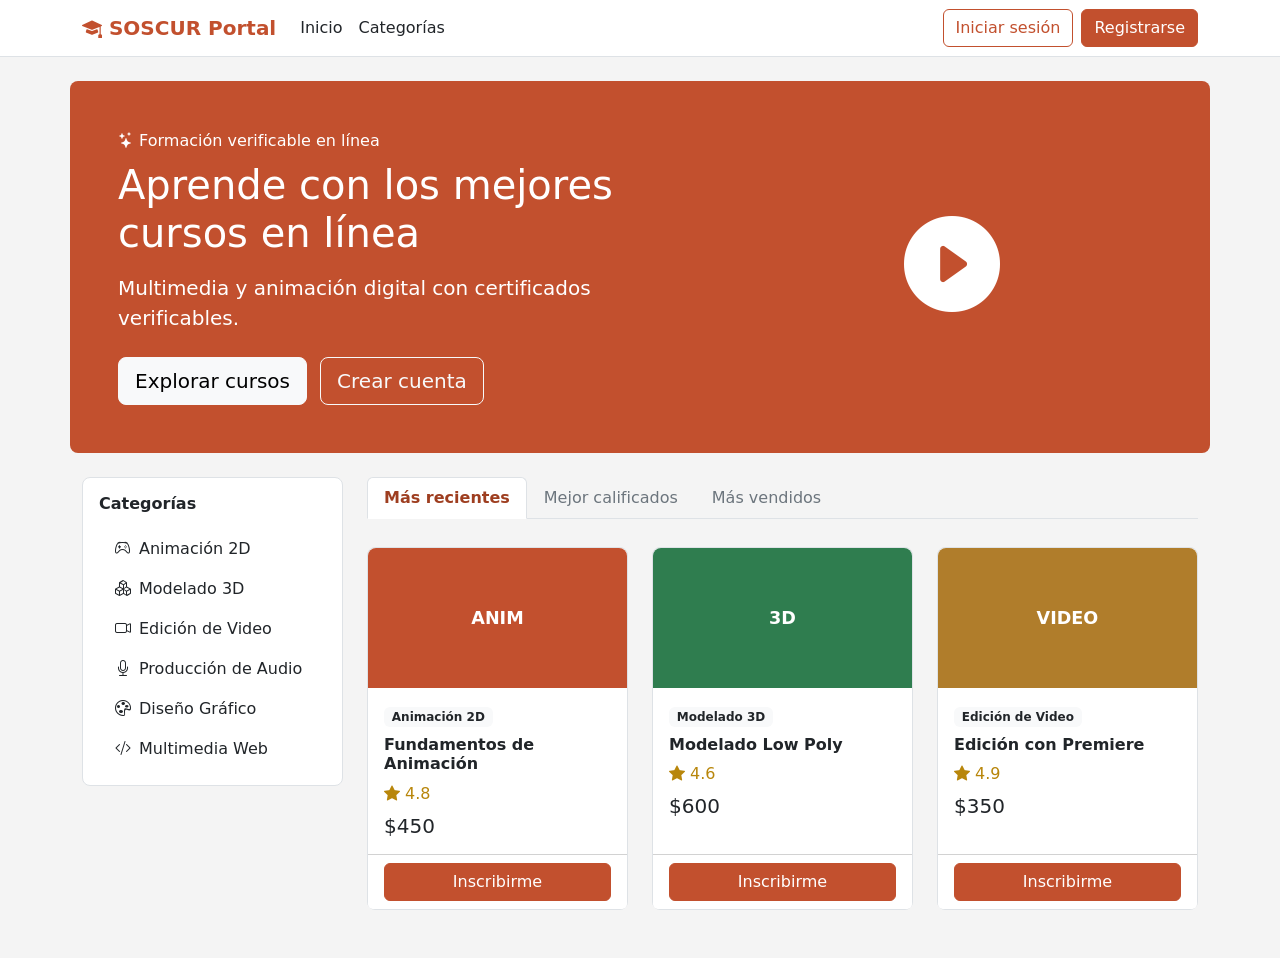
<file: app/views/index.html>
<!DOCTYPE html>
<html lang="es">
<head>
  <meta charset="UTF-8">
  <meta name="viewport" content="width=device-width, initial-scale=1.0">
  <title>SOSCUR Portal — Inicio</title>
  <link href="https://cdn.jsdelivr.net/npm/bootstrap@5.3.3/dist/css/bootstrap.min.css" rel="stylesheet">
  <link href="https://cdn.jsdelivr.net/npm/bootstrap-icons@1.11.3/font/bootstrap-icons.min.css" rel="stylesheet">
  <link href="../../public/css/prototipo.css" rel="stylesheet">
</head>
<body>

  <nav class="navbar navbar-expand-lg navbar-soscur sticky-top">
    <div class="container">
      <a class="navbar-brand" href="index.html"><i class="bi bi-mortarboard-fill"></i> SOSCUR Portal</a>
      <button class="navbar-toggler" type="button" data-bs-toggle="collapse" data-bs-target="#navPublico">
        <span class="navbar-toggler-icon"></span>
      </button>
      <div class="collapse navbar-collapse" id="navPublico">
        <ul class="navbar-nav me-auto">
          <li class="nav-item"><a class="nav-link active" href="index.html">Inicio</a></li>
          <li class="nav-item"><a class="nav-link" href="courses/index.html">Categorías</a></li>
        </ul>
        <a href="auth/login.html" class="btn btn-outline-primary me-2">Iniciar sesión</a>
        <a href="auth/register.html" class="btn btn-primary-soscur">Registrarse</a>
      </div>
    </div>
  </nav>

  <header class="hero container my-4 p-5">
    <div class="row align-items-center">
      <div class="col-lg-7">
        <p class="mb-2"><i class="bi bi-stars"></i> Formación verificable en línea</p>
        <h1 class="display-6 mb-3">Aprende con los mejores cursos en línea</h1>
        <p class="lead mb-4">Multimedia y animación digital con certificados verificables.</p>
        <a href="courses/index.html" class="btn btn-light btn-lg me-2">Explorar cursos</a>
        <a href="auth/register.html" class="btn btn-outline-light btn-lg">Crear cuenta</a>
      </div>
      <div class="col-lg-5 text-center d-none d-lg-block">
        <i class="bi bi-play-circle-fill" style="font-size:6rem;"></i>
      </div>
    </div>
  </header>

  <main class="container pb-5">
    <div class="row">
      <aside class="col-lg-3 mb-4">
        <div class="category-sidebar p-3">
          <h6 class="fw-bold mb-3">Categorías</h6>
          <ul class="list-group list-group-flush">
            <li class="list-group-item"><i class="bi bi-controller me-2"></i>Animación 2D</li>
            <li class="list-group-item"><i class="bi bi-boxes me-2"></i>Modelado 3D</li>
            <li class="list-group-item"><i class="bi bi-camera-video me-2"></i>Edición de Video</li>
            <li class="list-group-item"><i class="bi bi-mic me-2"></i>Producción de Audio</li>
            <li class="list-group-item"><i class="bi bi-palette me-2"></i>Diseño Gráfico</li>
            <li class="list-group-item"><i class="bi bi-code-slash me-2"></i>Multimedia Web</li>
          </ul>
        </div>
      </aside>

      <section class="col-lg-9">
        <ul class="nav nav-tabs" role="tablist">
          <li class="nav-item"><button class="nav-link active" data-bs-toggle="tab" data-bs-target="#recientes">Más recientes</button></li>
          <li class="nav-item"><button class="nav-link" data-bs-toggle="tab" data-bs-target="#mejorCalificados">Mejor calificados</button></li>
          <li class="nav-item"><button class="nav-link" data-bs-toggle="tab" data-bs-target="#masVendidos">Más vendidos</button></li>
        </ul>

        <div class="tab-content">
          <div class="tab-pane fade show active" id="recientes">
            <div class="row g-4 mt-1">
              <div class="col-md-6 col-xl-4">
                <div class="card h-100 border">
                  <div class="course-cover cover-1">ANIM</div>
                  <div class="card-body">
                    <span class="badge bg-light text-dark mb-2">Animación 2D</span>
                    <h6 class="fw-bold">Fundamentos de Animación</h6>
                    <span class="rating"><i class="bi bi-star-fill"></i> 4.8</span>
                    <h5 class="mt-2 mb-0">$450</h5>
                  </div>
                  <div class="card-footer bg-white">
                    <a href="auth/login.html" class="btn btn-primary-soscur w-100">Inscribirme</a>
                  </div>
                </div>
              </div>
              <div class="col-md-6 col-xl-4">
                <div class="card h-100 border">
                  <div class="course-cover cover-2">3D</div>
                  <div class="card-body">
                    <span class="badge bg-light text-dark mb-2">Modelado 3D</span>
                    <h6 class="fw-bold">Modelado Low Poly</h6>
                    <span class="rating"><i class="bi bi-star-fill"></i> 4.6</span>
                    <h5 class="mt-2 mb-0">$600</h5>
                  </div>
                  <div class="card-footer bg-white">
                    <a href="auth/login.html" class="btn btn-primary-soscur w-100">Inscribirme</a>
                  </div>
                </div>
              </div>
              <div class="col-md-6 col-xl-4">
                <div class="card h-100 border">
                  <div class="course-cover cover-3">VIDEO</div>
                  <div class="card-body">
                    <span class="badge bg-light text-dark mb-2">Edición de Video</span>
                    <h6 class="fw-bold">Edición con Premiere</h6>
                    <span class="rating"><i class="bi bi-star-fill"></i> 4.9</span>
                    <h5 class="mt-2 mb-0">$350</h5>
                  </div>
                  <div class="card-footer bg-white">
                    <a href="auth/login.html" class="btn btn-primary-soscur w-100">Inscribirme</a>
                  </div>
                </div>
              </div>
            </div>
          </div>

          <div class="tab-pane fade" id="mejorCalificados">
            <div class="row g-4 mt-1">
              <div class="col-md-6 col-xl-4">
                <div class="card h-100 border">
                  <div class="course-cover cover-6">DISEÑO</div>
                  <div class="card-body">
                    <span class="badge bg-light text-dark mb-2">Diseño Gráfico</span>
                    <h6 class="fw-bold">Composición Visual</h6>
                    <span class="rating"><i class="bi bi-star-fill"></i> 4.9</span>
                    <h5 class="mt-2 mb-0">$280</h5>
                  </div>
                  <div class="card-footer bg-white">
                    <a href="auth/login.html" class="btn btn-primary-soscur w-100">Inscribirme</a>
                  </div>
                </div>
              </div>
              <div class="col-md-6 col-xl-4">
                <div class="card h-100 border">
                  <div class="course-cover cover-5">AUDIO</div>
                  <div class="card-body">
                    <span class="badge bg-light text-dark mb-2">Producción de Audio</span>
                    <h6 class="fw-bold">Mezcla y Sonido</h6>
                    <span class="rating"><i class="bi bi-star-fill"></i> 4.7</span>
                    <h5 class="mt-2 mb-0">$320</h5>
                  </div>
                  <div class="card-footer bg-white">
                    <a href="auth/login.html" class="btn btn-primary-soscur w-100">Inscribirme</a>
                  </div>
                </div>
              </div>
            </div>
          </div>

          <div class="tab-pane fade" id="masVendidos">
            <div class="row g-4 mt-1">
              <div class="col-md-6 col-xl-4">
                <div class="card h-100 border">
                  <div class="course-cover cover-4">WEB</div>
                  <div class="card-body">
                    <span class="badge bg-light text-dark mb-2">Multimedia Web</span>
                    <h6 class="fw-bold">HTML y CSS desde cero</h6>
                    <span class="rating"><i class="bi bi-star-fill"></i> 4.8</span>
                    <h5 class="mt-2 mb-0">$250</h5>
                  </div>
                  <div class="card-footer bg-white">
                    <a href="auth/login.html" class="btn btn-primary-soscur w-100">Inscribirme</a>
                  </div>
                </div>
              </div>
              <div class="col-md-6 col-xl-4">
                <div class="card h-100 border">
                  <div class="course-cover cover-1">ANIM</div>
                  <div class="card-body">
                    <span class="badge bg-light text-dark mb-2">Animación 2D</span>
                    <h6 class="fw-bold">Rigging de Personajes</h6>
                    <span class="rating"><i class="bi bi-star-fill"></i> 4.5</span>
                    <h5 class="mt-2 mb-0">$700</h5>
                  </div>
                  <div class="card-footer bg-white">
                    <a href="auth/login.html" class="btn btn-primary-soscur w-100">Inscribirme</a>
                  </div>
                </div>
              </div>
            </div>
          </div>
        </div>
      </section>
    </div>
  </main>

  <script src="https://cdn.jsdelivr.net/npm/bootstrap@5.3.3/dist/js/bootstrap.bundle.min.js"></script>
  <script src="../../public/js/prototipo.js"></script>
</body>
</html>
</file>
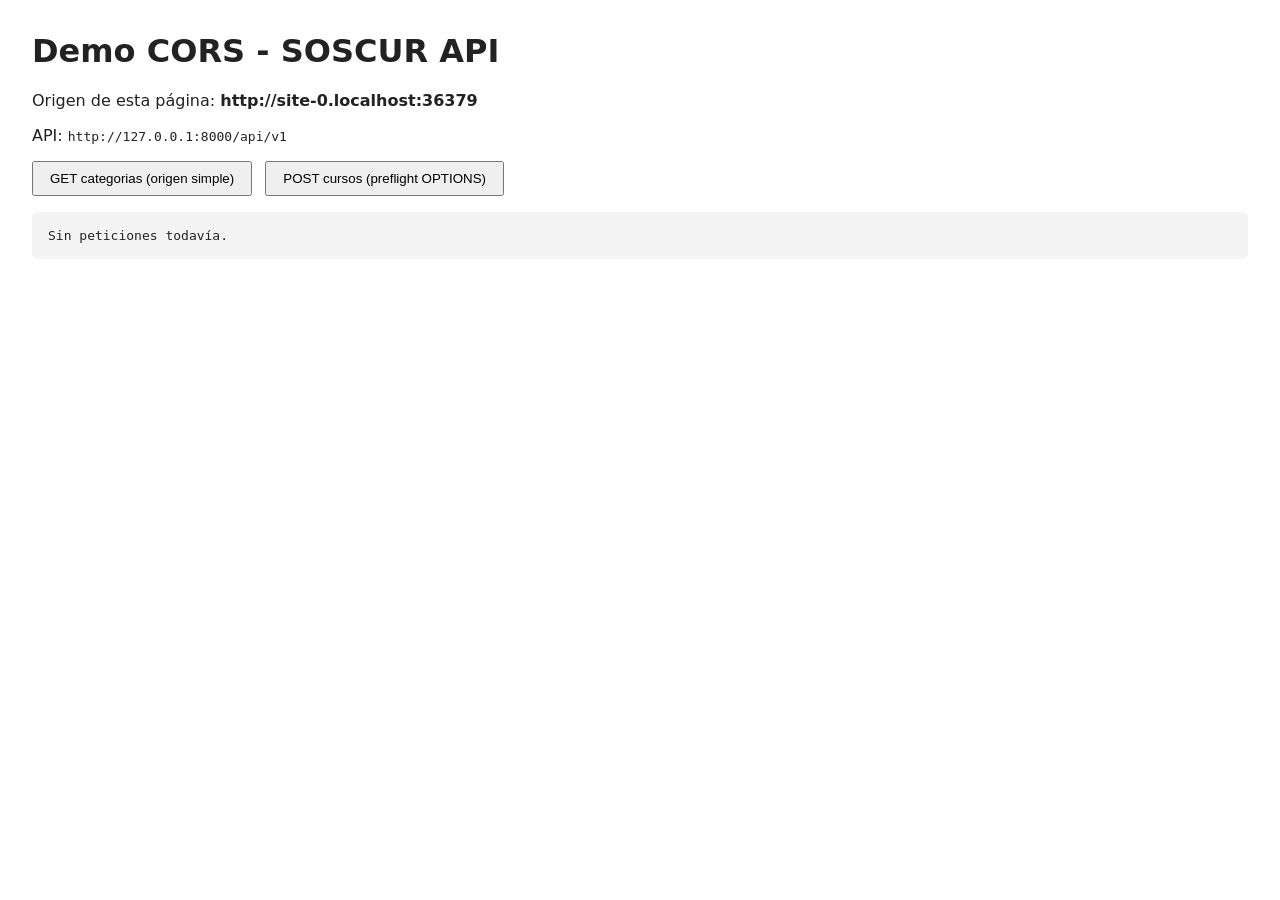
<file: tests/cors-demo/index.html>
<!DOCTYPE html>
<html lang="es">
<head>
  <meta charset="UTF-8">
  <meta name="viewport" content="width=device-width, initial-scale=1.0">
  <title>Demo CORS - SOSCUR API</title>
  <style>
    body { font-family: system-ui, sans-serif; margin: 2rem; color: #222; }
    button { padding: .5rem 1rem; margin-right: .5rem; cursor: pointer; }
    pre { background: #f4f4f4; padding: 1rem; border-radius: 6px; white-space: pre-wrap; word-break: break-word; }
    .ok { color: #137333; font-weight: 600; }
    .error { color: #b3261e; font-weight: 600; }
  </style>
</head>
<body>
  <h1>Demo CORS - SOSCUR API</h1>
  <p>Origen de esta página: <strong id="origen"></strong></p>
  <p>API: <code id="api-base"></code></p>

  <p>
    <button id="btn-get" type="button">GET categorias (origen simple)</button>
    <button id="btn-post" type="button">POST cursos (preflight OPTIONS)</button>
  </p>

  <p id="estado"></p>
  <pre id="resultado">Sin peticiones todavía.</pre>

  <script>
    const API_BASE = 'http://127.0.0.1:8000/api/v1';

    const estado = document.getElementById('estado');
    const resultado = document.getElementById('resultado');

    document.getElementById('origen').textContent = window.location.origin;
    document.getElementById('api-base').textContent = API_BASE;

    function mostrar(titulo, cuerpo, ok) {
      estado.className = ok ? 'ok' : 'error';
      estado.textContent = titulo;
      resultado.textContent = cuerpo;
    }

    async function pedirCategorias() {
      try {
        const respuesta = await fetch(API_BASE + '/categorias', {
          headers: { Accept: 'application/json' }
        });
        const texto = await respuesta.text();
        mostrar(
          'GET categorias: HTTP ' + respuesta.status + ' (lectura permitida)',
          'Cabecera Access-Control-Allow-Origin: ' + respuesta.headers.get('Access-Control-Allow-Origin') + '\n\n' + texto,
          respuesta.ok
        );
      } catch (error) {
        mostrar(
          'GET bloqueado por el navegador',
          'Error de red o CORS: ' + error.message + '\n\nLa API no devolvio Access-Control-Allow-Origin para este origen.',
          false
        );
      }
    }

    async function pedirCursos() {
      try {
        const respuesta = await fetch(API_BASE + '/cursos', {
          method: 'POST',
          headers: { 'Content-Type': 'application/json', Accept: 'application/json' },
          body: JSON.stringify({ titulo: 'Prueba CORS', categoria_id: 1 })
        });
        const texto = await respuesta.text();
        mostrar(
          'POST cursos: HTTP ' + respuesta.status + ' (preflight aprobado; 401 es esperado sin sesion)',
          'Cabecera Access-Control-Allow-Origin: ' + respuesta.headers.get('Access-Control-Allow-Origin') + '\n\n' + texto,
          respuesta.status !== 0
        );
      } catch (error) {
        mostrar(
          'POST bloqueado por el navegador',
          'Error de red o CORS: ' + error.message,
          false
        );
      }
    }

    document.getElementById('btn-get').addEventListener('click', pedirCategorias);
    document.getElementById('btn-post').addEventListener('click', pedirCursos);
  </script>
</body>
</html>
</file>
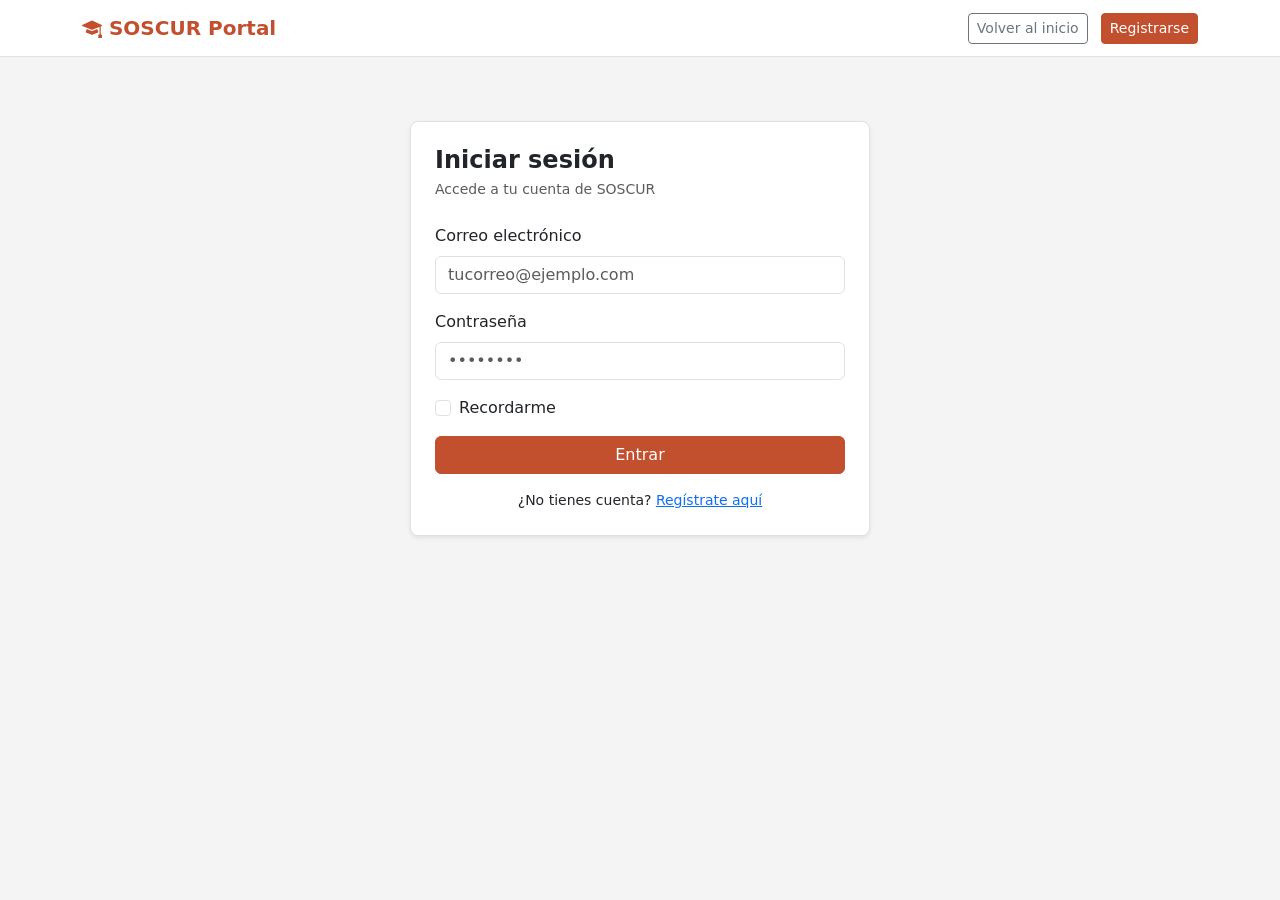
<file: docs/prototipos/auth/login.html>
<!DOCTYPE html>
<html lang="es">
<head>
  <meta charset="UTF-8">
  <meta name="viewport" content="width=device-width, initial-scale=1.0">
  <title>SOSCUR Portal — Iniciar sesión</title>
  <link href="https://cdn.jsdelivr.net/npm/bootstrap@5.3.3/dist/css/bootstrap.min.css" rel="stylesheet">
  <link href="https://cdn.jsdelivr.net/npm/bootstrap-icons@1.11.3/font/bootstrap-icons.min.css" rel="stylesheet">
  <link href="../../../public/css/prototipo.css" rel="stylesheet">
</head>
<body>

  <nav class="navbar navbar-expand-lg navbar-soscur">
    <div class="container">
      <a class="navbar-brand" href="../index.html"><i class="bi bi-mortarboard-fill"></i> SOSCUR Portal</a>
      <div class="ms-auto">
        <a href="../index.html" class="btn btn-outline-secondary btn-sm me-2">Volver al inicio</a>
        <a href="register.html" class="btn btn-primary-soscur btn-sm">Registrarse</a>
      </div>
    </div>
  </nav>

  <div class="container">
    <div class="auth-box card border shadow-sm">
      <div class="card-body p-4">
        <h4 class="fw-bold mb-1">Iniciar sesión</h4>
        <p class="text-muted small mb-4">Accede a tu cuenta de SOSCUR</p>
        <form onsubmit="window.location.href='../dashboard/estudiante.html'; return false;">
          <div class="mb-3">
            <label class="form-label">Correo electrónico</label>
            <input type="email" class="form-control" placeholder="tucorreo@ejemplo.com" required>
          </div>
          <div class="mb-3">
            <label class="form-label">Contraseña</label>
            <input type="password" class="form-control" placeholder="••••••••" required>
          </div>
          <div class="form-check mb-3">
            <input class="form-check-input" type="checkbox" id="rec">
            <label class="form-check-label" for="rec">Recordarme</label>
          </div>
          <button class="btn btn-primary-soscur w-100">Entrar</button>
        </form>
        <p class="text-center small mt-3 mb-0">
          ¿No tienes cuenta? <a href="register.html">Regístrate aquí</a>
        </p>
      </div>
    </div>
  </div>

  <script src="https://cdn.jsdelivr.net/npm/bootstrap@5.3.3/dist/js/bootstrap.bundle.min.js"></script>
</body>
</html>
</file>
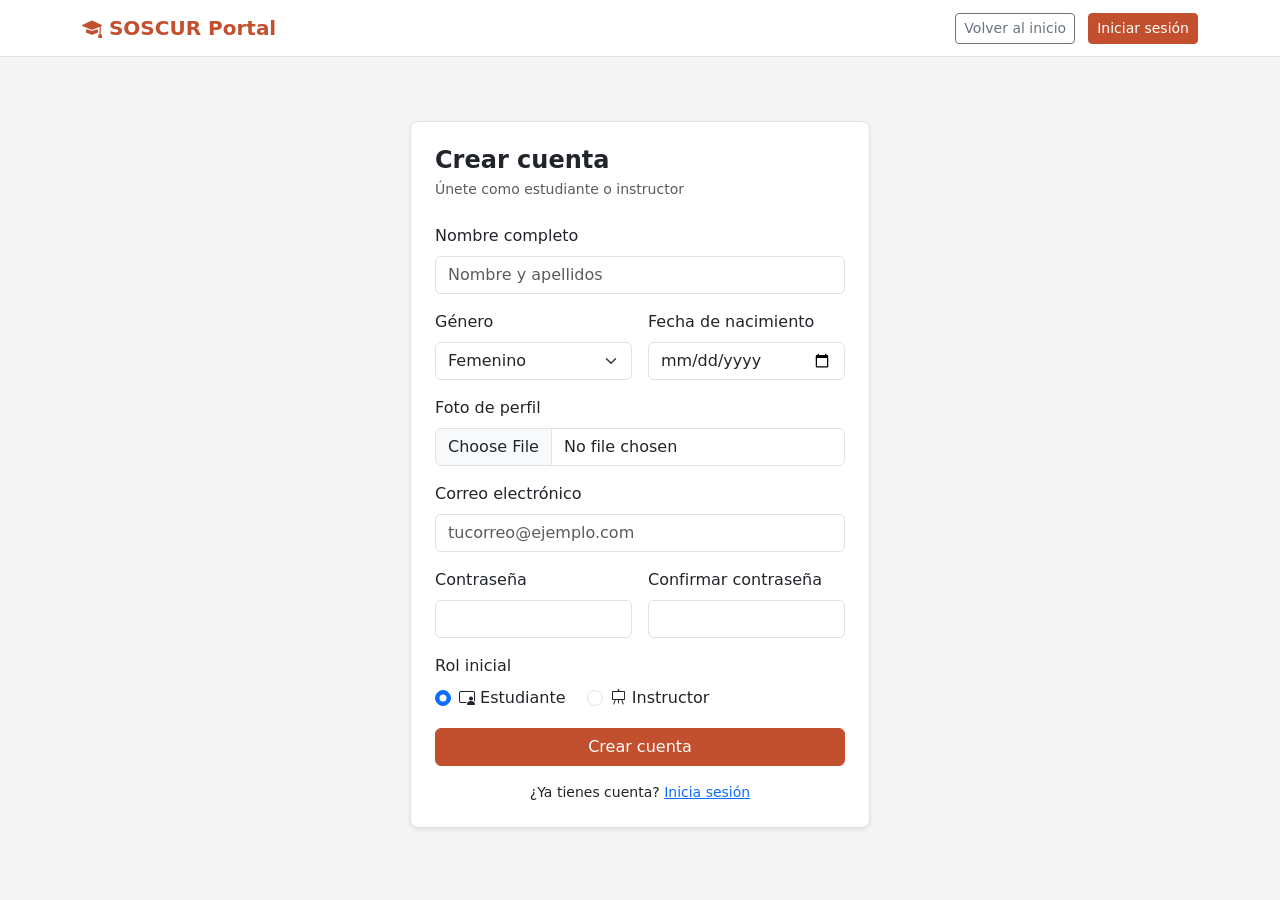
<file: docs/prototipos/auth/register.html>
<!DOCTYPE html>
<html lang="es">
  <head>
    <meta charset="UTF-8">
    <meta name="viewport" content="width=device-width, initial-scale=1.0">
    <title>SOSCUR Portal — Registro</title>
    <link href="https://cdn.jsdelivr.net/npm/bootstrap@5.3.3/dist/css/bootstrap.min.css" rel="stylesheet">
    <link href="https://cdn.jsdelivr.net/npm/bootstrap-icons@1.11.3/font/bootstrap-icons.min.css" rel="stylesheet">
    <link href="../../../public/css/prototipo.css" rel="stylesheet">
  </head>
  <body>

    <nav class="navbar navbar-expand-lg navbar-soscur">
      <div class="container">
        <a class="navbar-brand" href="../index.html"><i class="bi bi-mortarboard-fill"></i> SOSCUR Portal</a>
        <div class="ms-auto">
          <a href="../index.html" class="btn btn-outline-secondary btn-sm me-2">Volver al inicio</a>
          <a href="login.html" class="btn btn-primary-soscur btn-sm">Iniciar sesión</a>
        </div>
      </div>
    </nav>

    <div class="container">
      <div class="auth-box card border shadow-sm">
        <div class="card-body p-4">
          <h4 class="fw-bold mb-1">Crear cuenta</h4>
          <p class="text-muted small mb-4">Únete como estudiante o instructor</p>

          <form id="formRegistro">
            <div class="row g-3">
              <div class="col-12">
                <label class="form-label">Nombre completo</label>
                <input class="form-control" placeholder="Nombre y apellidos" required>
              </div>
              <div class="col-md-6">
                <label class="form-label">Género</label>
                <select class="form-select">
                  <option>Femenino</option>
                  <option>Masculino</option>
                  <option>Prefiero no decirlo</option>
                </select>
              </div>
              <div class="col-md-6">
                <label class="form-label">Fecha de nacimiento</label>
                <input type="date" class="form-control" required>
              </div>
              <div class="col-12">
                <label class="form-label">Foto de perfil</label>
                <input type="file" class="form-control" accept="image/*">
              </div>
              <div class="col-12">
                <label class="form-label">Correo electrónico</label>
                <input type="email" class="form-control" placeholder="tucorreo@ejemplo.com" required>
              </div>
              <div class="col-md-6">
                <label class="form-label">Contraseña</label>
                <input type="password" id="pass1" class="form-control" required>
              </div>
              <div class="col-md-6">
                <label class="form-label">Confirmar contraseña</label>
                <input type="password" id="pass2" class="form-control" required>
              </div>
              <div class="col-12">
                <label class="form-label d-block">Rol inicial</label>
                <div class="form-check form-check-inline">
                  <input class="form-check-input" type="radio" name="rol" id="rol1" value="estudiante" checked>
                  <label class="form-check-label" for="rol1"><i class="bi bi-person-video3"></i> Estudiante</label>
                </div>
                <div class="form-check form-check-inline">
                  <input class="form-check-input" type="radio" name="rol" id="rol2" value="instructor">
                  <label class="form-check-label" for="rol2"><i class="bi bi-easel"></i> Instructor</label>
                </div>
              </div>
              <div class="col-12">
                <button type="button" id="btnCrearCuenta" class="btn btn-primary-soscur w-100">Crear cuenta</button>
              </div>
            </div>
          </form>

          <p class="text-center small mt-3 mb-0">
            ¿Ya tienes cuenta? <a href="login.html">Inicia sesión</a>
          </p>
        </div>
      </div>
    </div>

    <script src="https://cdn.jsdelivr.net/npm/bootstrap@5.3.3/dist/js/bootstrap.bundle.min.js"></script>

    <!-- Validación embebida directamente en la vista -->
    <script>
      document.getElementById("btnCrearCuenta").addEventListener("click", function () {
        const regForm = document.getElementById("formRegistro");
        const inputs = regForm.querySelectorAll("input[required]");
        
        // Validar campos vacíos
        for (let inp of inputs) {
          if (!inp.value.trim()) {
            alert("Por favor completa todos los campos obligatorios.");
            inp.focus();
            return;
          }
        }

        const pass1 = document.getElementById("pass1").value;
        const pass2 = document.getElementById("pass2").value;

        // Regex exigido por la rúbrica (8 caracteres, 1 mayúscula, 1 número, 1 carácter especial)
        const regex = /^(?=.*[a-z])(?=.*[A-Z])(?=.*\d)(?=.*[@$!%*?&.#_-])[A-Za-z\d@$!%*?&.#_-]{8,}$/;

        if (!regex.test(pass1)) {
          alert("La contraseña debe tener al menos 8 caracteres, una mayúscula, un número y un carácter especial (ej. @$!%*?&.#_-).");
          document.getElementById("pass1").focus();
          return;
        }

        if (pass1 !== pass2) {
          alert("Las contraseñas no coinciden.");
          document.getElementById("pass2").focus();
          return;
        }

        // Redirección
        const isInstructor = document.getElementById("rol2").checked;
        if (isInstructor) {
          window.location.href = "../dashboard/instructor.html";
        } else {
          window.location.href = "../dashboard/estudiante.html";
        }
      });
    </script>
  </body>
</html>
</file>
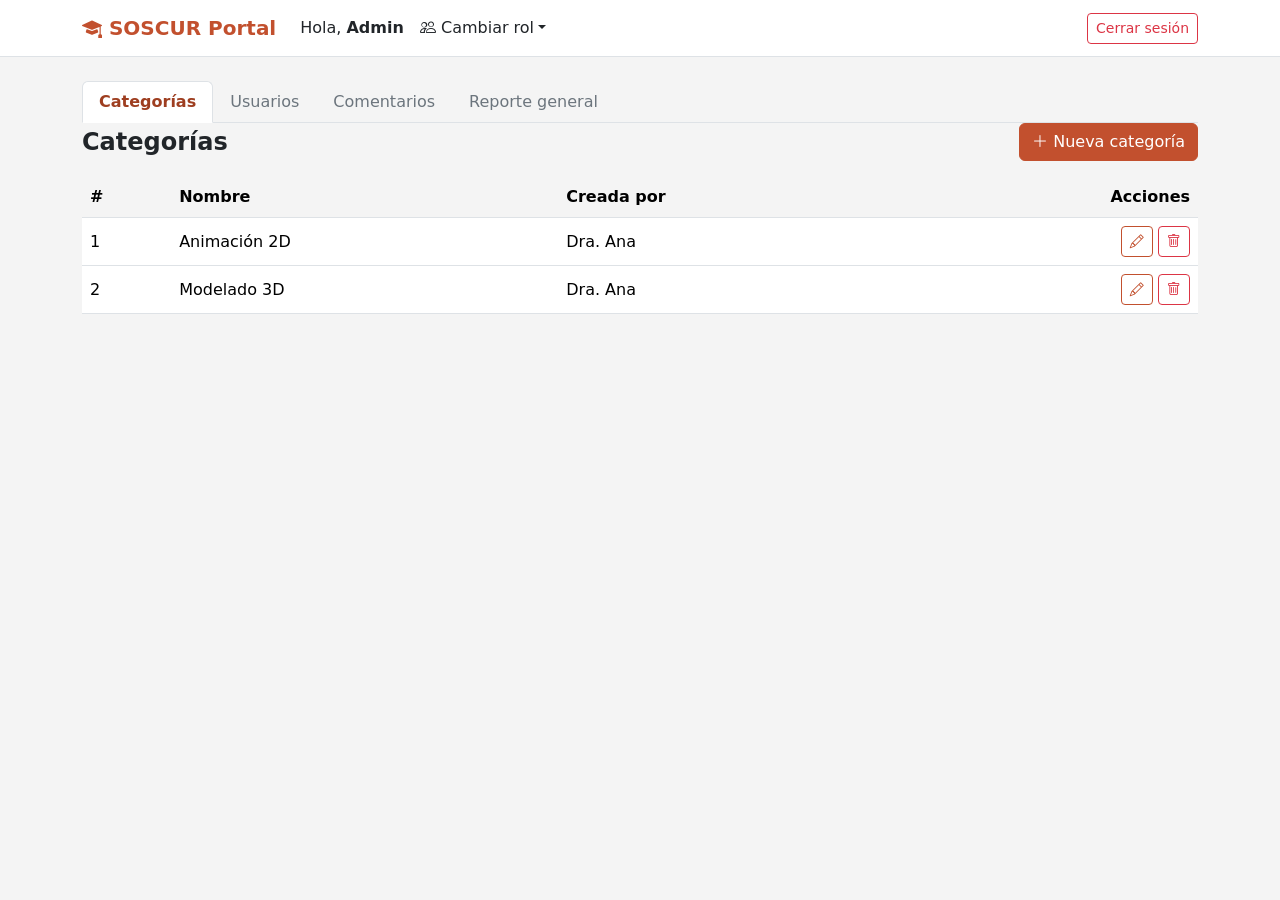
<file: docs/prototipos/dashboard/admin.html>
<!DOCTYPE html>
<html lang="es">
<head>
  <meta charset="UTF-8">
  <meta name="viewport" content="width=device-width, initial-scale=1.0">
  <title>SOSCUR Portal — Panel Administrador</title>
  <link href="https://cdn.jsdelivr.net/npm/bootstrap@5.3.3/dist/css/bootstrap.min.css" rel="stylesheet">
  <link href="https://cdn.jsdelivr.net/npm/bootstrap-icons@1.11.3/font/bootstrap-icons.min.css" rel="stylesheet">
  <link href="../../../public/css/prototipo.css" rel="stylesheet">
</head>
<body>

  <nav class="navbar navbar-expand-lg navbar-soscur sticky-top">
    <div class="container">
      <a class="navbar-brand" href="../index.html"><i class="bi bi-mortarboard-fill"></i> SOSCUR Portal</a>
      <button class="navbar-toggler" type="button" data-bs-toggle="collapse" data-bs-target="#navAdmin">
        <span class="navbar-toggler-icon"></span>
      </button>
      <div class="collapse navbar-collapse" id="navAdmin">
        <ul class="navbar-nav me-auto">
          <li class="nav-item"><span class="nav-link">Hola, <strong>Admin</strong></span></li>
          <li class="nav-item dropdown">
            <a class="nav-link dropdown-toggle" data-bs-toggle="dropdown" href="#"><i class="bi bi-people"></i> Cambiar rol</a>
            <ul class="dropdown-menu">
              <li><a class="dropdown-item" href="estudiante.html"><i class="bi bi-person-video3"></i> Estudiante</a></li>
              <li><a class="dropdown-item" href="instructor.html"><i class="bi bi-easel"></i> Instructor</a></li>
              <li><a class="dropdown-item active" href="admin.html"><i class="bi bi-shield-lock"></i> Administrador</a></li>
            </ul>
          </li>
        </ul>
        <a href="../auth/login.html" class="btn btn-outline-danger btn-sm">Cerrar sesión</a>
      </div>
    </div>
  </nav>

  <main class="container py-4">
    <ul class="nav nav-tabs">
      <li class="nav-item"><button class="nav-link active" data-bs-toggle="tab" data-bs-target="#t-cat">Categorías</button></li>
      <li class="nav-item"><button class="nav-link" data-bs-toggle="tab" data-bs-target="#t-users">Usuarios</button></li>
      <li class="nav-item"><button class="nav-link" data-bs-toggle="tab" data-bs-target="#t-com">Comentarios</button></li>
      <li class="nav-item"><button class="nav-link" data-bs-toggle="tab" data-bs-target="#t-rep">Reporte general</button></li>
    </ul>

    <div class="tab-content">
      <div class="tab-pane fade show active" id="t-cat">
        <div class="d-flex justify-content-between align-items-center mb-3">
          <h4 class="section-title mb-0">Categorías</h4>
          <button class="btn btn-primary-soscur" data-bs-toggle="modal" data-bs-target="#modalCat"><i class="bi bi-plus-lg"></i> Nueva categoría</button>
        </div>
        <div class="table-responsive">
          <table class="table align-middle">
            <thead><tr><th>#</th><th>Nombre</th><th>Creada por</th><th class="text-end">Acciones</th></tr></thead>
            <tbody>
              <tr><td>1</td><td>Animación 2D</td><td>Dra. Ana</td>
                <td class="text-end"><button class="btn btn-sm btn-outline-primary" data-bs-toggle="modal" data-bs-target="#modalCat"><i class="bi bi-pencil"></i></button>
                  <button class="btn btn-sm btn-outline-danger" data-bs-toggle="modal" data-bs-target="#modalCatDel"><i class="bi bi-trash"></i></button></td></tr>
              <tr><td>2</td><td>Modelado 3D</td><td>Dra. Ana</td>
                <td class="text-end"><button class="btn btn-sm btn-outline-primary" data-bs-toggle="modal" data-bs-target="#modalCat"><i class="bi bi-pencil"></i></button>
                  <button class="btn btn-sm btn-outline-danger" data-bs-toggle="modal" data-bs-target="#modalCatDel"><i class="bi bi-trash"></i></button></td></tr>
            </tbody>
          </table>
        </div>
      </div>

      <div class="tab-pane fade" id="t-users">
        <h4 class="section-title mb-3">Usuarios</h4>
        <div class="table-responsive">
          <table class="table align-middle">
            <thead><tr><th>Usuario</th><th>Correo</th><th>Rol</th><th>Estado</th><th class="text-end">Acciones</th></tr></thead>
            <tbody>
              <tr><td>Ismael Cruz V.</td><td>ismael@mail.com</td>
                <td><span class="badge role-campus">Estudiante</span></td><td><span class="badge st-activo">Activo</span></td>
                <td class="text-end"><button class="btn btn-sm btn-outline-danger" data-bs-toggle="modal" data-bs-target="#modalBloqueo">Bloquear</button></td></tr>
              <tr><td>Dra. Ana</td><td>ana@mail.com</td>
                <td><span class="badge role-instructor">Instructor</span></td><td><span class="badge st-activo">Activo</span></td>
                <td class="text-end"><button class="btn btn-sm btn-outline-danger" data-bs-toggle="modal" data-bs-target="#modalBloqueo">Bloquear</button></td></tr>
              <tr><td>Pedro Ramírez</td><td>pedro@mail.com</td>
                <td><span class="badge role-campus">Estudiante</span></td><td><span class="badge st-bloqueado">Bloqueado</span></td>
                <td class="text-end"><button class="btn btn-sm btn-outline-success" data-bs-toggle="modal" data-bs-target="#modalBloqueo">Desbloquear</button></td></tr>
            </tbody>
          </table>
        </div>
      </div>

      <div class="tab-pane fade" id="t-com">
        <h4 class="section-title mb-3">Moderación de comentarios</h4>
        <div class="table-responsive">
          <table class="table align-middle">
            <thead><tr><th>Curso</th><th>Estudiante</th><th>Calificación</th><th>Comentario</th><th class="text-end"></th></tr></thead>
            <tbody>
              <tr><td>Fundamentos de Animación</td><td>María López</td><td><span class="badge st-completado">9/10</span></td>
                <td class="text-truncate" style="max-width:280px">Muy buen curso, explica todo paso a paso.</td>
                <td class="text-end"><button class="btn btn-sm btn-outline-danger" data-bs-toggle="modal" data-bs-target="#modalCom">Eliminar</button></td></tr>
              <tr><td>Rigging de Personajes</td><td>Pedro Ramírez</td><td><span class="badge st-inactivo">2/10</span></td>
                <td class="text-truncate" style="max-width:280px">No se entiende nada, péssimo.</td>
                <td class="text-end"><button class="btn btn-sm btn-outline-danger" data-bs-toggle="modal" data-bs-target="#modalCom">Eliminar</button></td></tr>
            </tbody>
          </table>
        </div>
      </div>

      <div class="tab-pane fade" id="t-rep">
        <h4 class="section-title mb-3">Reporte general</h4>
        <div class="row g-3 mb-4">
          <div class="col-6 col-md-3"><div class="card border stat-card"><div class="card-body"><div class="text-muted small">Usuarios totales</div><h4>34</h4></div></div></div>
          <div class="col-6 col-md-3"><div class="card border stat-card"><div class="card-body"><div class="text-muted small">Cursos</div><h4>8</h4></div></div></div>
          <div class="col-6 col-md-3"><div class="card border stat-card"><div class="card-body"><div class="text-muted small">Inscripciones</div><h4>96</h4></div></div></div>
          <div class="col-6 col-md-3"><div class="card border stat-card"><div class="card-body"><div class="text-muted small">Ingresos</div><h4>$42,300</h4></div></div></div>
        </div>
        <div class="table-responsive">
          <table class="table align-middle">
            <thead><tr><th>Rol</th><th>Activos</th><th>Bloqueados</th><th>Total</th></tr></thead>
            <tbody>
              <tr><td>Estudiante</td><td>25</td><td>2</td><td>27</td></tr>
              <tr><td>Instructor</td><td>5</td><td>1</td><td>6</td></tr>
              <tr><td>Administrador</td><td>1</td><td>0</td><td>1</td></tr>
            </tbody>
          </table>
        </div>
      </div>
    </div>
  </main>

  <div class="modal fade" id="modalCat">
    <div class="modal-dialog"><div class="modal-content">
      <div class="modal-header"><h5 class="modal-title">Nueva / Editar categoría</h5>
        <button class="btn-close" data-bs-dismiss="modal"></button></div>
      <div class="modal-body">
        <label class="form-label">Nombre</label><input class="form-control" placeholder="Ej. Animación 2D">
        <label class="form-label mt-3">Descripción</label><textarea class="form-control" rows="2"></textarea>
      </div>
      <div class="modal-footer"><button class="btn btn-outline-secondary" data-bs-dismiss="modal">Cancelar</button>
        <button class="btn btn-primary-soscur">Guardar</button></div>
    </div></div>
  </div>

  <div class="modal fade" id="modalCatDel">
    <div class="modal-dialog modal-sm"><div class="modal-content">
      <div class="modal-header"><h6 class="modal-title">Eliminar categoría</h6>
        <button class="btn-close" data-bs-dismiss="modal"></button></div>
      <div class="modal-body">¿Seguro que deseas eliminar esta categoría?</div>
      <div class="modal-footer"><button class="btn btn-outline-secondary" data-bs-dismiss="modal">Cancelar</button>
        <button class="btn btn-danger">Sí, eliminar</button></div>
    </div></div>
  </div>

  <div class="modal fade" id="modalBloqueo">
    <div class="modal-dialog modal-sm"><div class="modal-content">
      <div class="modal-header"><h6 class="modal-title">Bloquear / Desbloquear usuario</h6>
        <button class="btn-close" data-bs-dismiss="modal"></button></div>
      <div class="modal-body"><label class="form-label">Motivo (opcional)</label><input class="form-control" placeholder="Causa del bloqueo"></div>
      <div class="modal-footer"><button class="btn btn-outline-secondary" data-bs-dismiss="modal">Cancelar</button>
        <button class="btn btn-danger">Confirmar</button></div>
    </div></div>
  </div>

  <div class="modal fade" id="modalCom">
    <div class="modal-dialog"><div class="modal-content">
      <div class="modal-header"><h5 class="modal-title">Eliminar comentario</h5>
        <button class="btn-close" data-bs-dismiss="modal"></button></div>
      <div class="modal-body">
        <p class="small text-muted">Requieres registrar una causa para la moderación.</p>
        <label class="form-label">Causa de eliminación <span class="text-danger">*</span></label>
        <textarea class="form-control" rows="2" required></textarea>
      </div>
      <div class="modal-footer"><button class="btn btn-outline-secondary" data-bs-dismiss="modal">Cancelar</button>
        <button class="btn btn-danger">Eliminar comentario</button></div>
    </div></div>
  </div>

  <script src="https://cdn.jsdelivr.net/npm/bootstrap@5.3.3/dist/js/bootstrap.bundle.min.js"></script>
  <script src="../../../public/js/prototipo.js"></script>
</body>
</html>
</file>
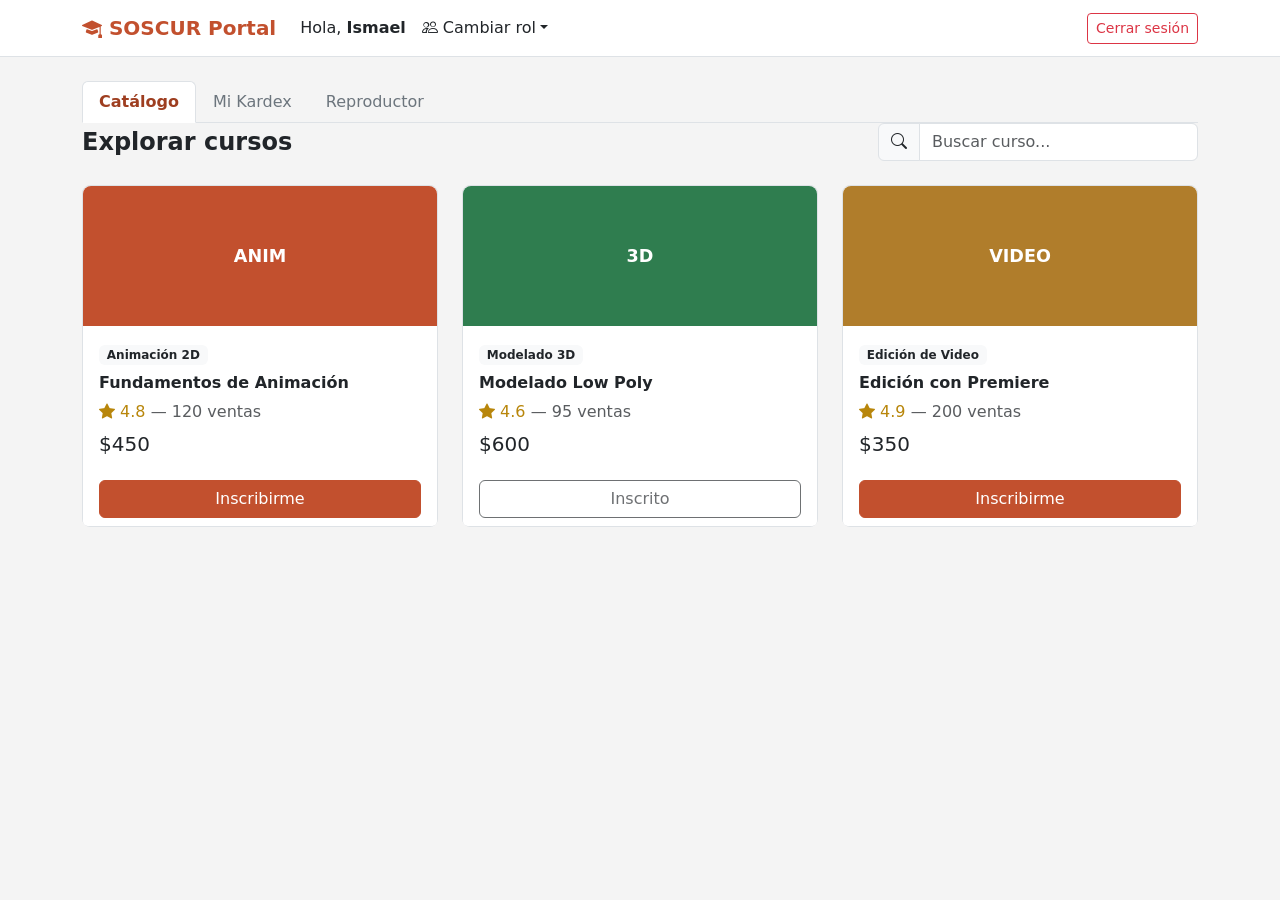
<file: docs/prototipos/dashboard/estudiante.html>
<!DOCTYPE html>
<html lang="es">
<head>
  <meta charset="UTF-8">
  <meta name="viewport" content="width=device-width, initial-scale=1.0">
  <title>SOSCUR Portal — Panel Estudiante</title>
  <link href="https://cdn.jsdelivr.net/npm/bootstrap@5.3.3/dist/css/bootstrap.min.css" rel="stylesheet">
  <link href="https://cdn.jsdelivr.net/npm/bootstrap-icons@1.11.3/font/bootstrap-icons.min.css" rel="stylesheet">
  <link href="../../../public/css/prototipo.css" rel="stylesheet">
</head>
<body>

  <nav class="navbar navbar-expand-lg navbar-soscur sticky-top">
    <div class="container">
      <a class="navbar-brand" href="../index.html"><i class="bi bi-mortarboard-fill"></i> SOSCUR Portal</a>
      <button class="navbar-toggler" type="button" data-bs-toggle="collapse" data-bs-target="#navEst">
        <span class="navbar-toggler-icon"></span>
      </button>
      <div class="collapse navbar-collapse" id="navEst">
        <ul class="navbar-nav me-auto">
          <li class="nav-item"><span class="nav-link">Hola, <strong>Ismael</strong></span></li>
          <li class="nav-item dropdown">
            <a class="nav-link dropdown-toggle" data-bs-toggle="dropdown" href="#"><i class="bi bi-people"></i> Cambiar rol</a>
            <ul class="dropdown-menu">
              <li><a class="dropdown-item active" href="estudiante.html"><i class="bi bi-person-video3"></i> Estudiante</a></li>
              <li><a class="dropdown-item" href="instructor.html"><i class="bi bi-easel"></i> Instructor</a></li>
              <li><a class="dropdown-item" href="admin.html"><i class="bi bi-shield-lock"></i> Administrador</a></li>
            </ul>
          </li>
        </ul>
        <a href="../auth/login.html" class="btn btn-outline-danger btn-sm">Cerrar sesión</a>
      </div>
    </div>
  </nav>

  <main class="container py-4">
    <ul class="nav nav-tabs">
      <li class="nav-item"><button class="nav-link active" data-bs-toggle="tab" data-bs-target="#t-catalogo">Catálogo</button></li>
      <li class="nav-item"><button class="nav-link" data-bs-toggle="tab" data-bs-target="#t-kardex">Mi Kardex</button></li>
      <li class="nav-item"><button class="nav-link" data-bs-toggle="tab" data-bs-target="#t-reproductor">Reproductor</button></li>
    </ul>

    <div class="tab-content">
      <div class="tab-pane fade show active" id="t-catalogo">
        <div class="d-flex justify-content-between align-items-center mb-4">
          <h4 class="section-title mb-0">Explorar cursos</h4>
          <div class="input-group" style="max-width:320px">
            <span class="input-group-text"><i class="bi bi-search"></i></span>
            <input id="searchCurso" class="form-control" placeholder="Buscar curso...">
          </div>
        </div>
        <div class="row g-4">
          <div class="col-md-6 col-xl-4">
            <div class="card h-100 border js-course-card" data-search="fundamentos animación">
              <div class="course-cover cover-1">ANIM</div>
              <div class="card-body">
                <span class="badge bg-light text-dark mb-2">Animación 2D</span>
                <h6 class="fw-bold">Fundamentos de Animación</h6>
                <span class="rating"><i class="bi bi-star-fill"></i> 4.8 <span class="text-muted">— 120 ventas</span></span>
                <h5 class="mt-2 mb-0">$450</h5>
              </div>
              <div class="card-footer bg-white border-0 d-flex gap-2">
                <a class="btn btn-primary-soscur w-100" href="#t-reproductor" data-bs-toggle="tab">Inscribirme</a>
              </div>
            </div>
          </div>
          <div class="col-md-6 col-xl-4">
            <div class="card h-100 border js-course-card" data-search="modelado low poly">
              <div class="course-cover cover-2">3D</div>
              <div class="card-body">
                <span class="badge bg-light text-dark mb-2">Modelado 3D</span>
                <h6 class="fw-bold">Modelado Low Poly</h6>
                <span class="rating"><i class="bi bi-star-fill"></i> 4.6 <span class="text-muted">— 95 ventas</span></span>
                <h5 class="mt-2 mb-0">$600</h5>
              </div>
              <div class="card-footer bg-white border-0">
                <button class="btn btn-primary-soscur w-100 disabled">Inscrito</button>
              </div>
            </div>
          </div>
          <div class="col-md-6 col-xl-4">
            <div class="card h-100 border js-course-card" data-search="edición premiere video">
              <div class="course-cover cover-3">VIDEO</div>
              <div class="card-body">
                <span class="badge bg-light text-dark mb-2">Edición de Video</span>
                <h6 class="fw-bold">Edición con Premiere</h6>
                <span class="rating"><i class="bi bi-star-fill"></i> 4.9 <span class="text-muted">— 200 ventas</span></span>
                <h5 class="mt-2 mb-0">$350</h5>
              </div>
              <div class="card-footer bg-white border-0 d-flex gap-2">
                <a class="btn btn-primary-soscur w-100" href="#t-reproductor" data-bs-toggle="tab">Inscribirme</a>
              </div>
            </div>
          </div>
        </div>
      </div>

      <div class="tab-pane fade" id="t-kardex">
        <h4 class="section-title mb-3">Mi Kardex</h4>
        <div class="table-responsive">
          <table class="table align-middle">
            <thead>
              <tr><th>Curso</th><th>Fecha inscripción</th><th>Progreso</th><th>Estado</th><th></th></tr>
            </thead>
            <tbody>
              <tr>
                <td><strong>Modelado Low Poly</strong></td>
                <td>02/09/2026</td>
                <td style="width:220px"><div class="progress"><div class="progress-bar bg-primary" style="width:65%">65%</div></div></td>
                <td><span class="badge st-curso">En curso</span></td>
                <td><a class="btn btn-sm btn-outline-primary" href="#t-reproductor" data-bs-toggle="tab">Continuar</a></td>
              </tr>
              <tr>
                <td><strong>Edición con Premiere</strong></td>
                <td>20/08/2026</td>
                <td><div class="progress"><div class="progress-bar bg-success" style="width:100%">100%</div></div></td>
                <td><span class="badge st-completado">Completado</span></td>
                <td><a class="btn btn-sm btn-outline-primary" href="../index.html">Ver diploma</a></td>
              </tr>
              <tr>
                <td><strong>HTML y CSS desde cero</strong></td>
                <td>10/09/2026</td>
                <td><div class="progress"><div class="progress-bar bg-primary" style="width:15%">15%</div></div></td>
                <td><span class="badge st-curso">En curso</span></td>
                <td><a class="btn btn-sm btn-outline-primary" href="#t-reproductor" data-bs-toggle="tab">Continuar</a></td>
              </tr>
            </tbody>
          </table>
        </div>
      </div>

      <div class="tab-pane fade" id="t-reproductor">
        <div class="row g-4">
          <div class="col-lg-8">
            <div class="video-frame"><i class="bi bi-play-circle-fill"></i></div>
            <h5 class="fw-bold mt-3">Nivel 2 · Principios del movimiento</h5>
            <p class="text-muted">Curso: Modelado Low Poly</p>
            <div class="d-flex gap-2">
              <button class="btn btn-primary-soscur"><i class="bi bi-check2-circle"></i> Marcar como completado</button>
              <button class="btn btn-outline-primary">Siguiente nivel</button>
            </div>
          </div>
          <div class="col-lg-4">
            <div class="list-group" id="listaNiveles">
              <a class="list-group-item list-group-item-action active" href="#">Nivel 1 · Introducción y setup</a>
              <a class="list-group-item list-group-item-action" href="#">Nivel 2 · Principios del movimiento</a>
              <a class="list-group-item list-group-item-action" href="#">Nivel 3 · Blocking y tiempo</a>
              <a class="list-group-item list-group-item-action" href="#">Nivel 4 · Proyecto final</a>
            </div>
          </div>
        </div>
      </div>
    </div>
  </main>

  <script src="https://cdn.jsdelivr.net/npm/bootstrap@5.3.3/dist/js/bootstrap.bundle.min.js"></script>
  <script src="../../../public/js/prototipo.js"></script>
</body>
</html>
</file>
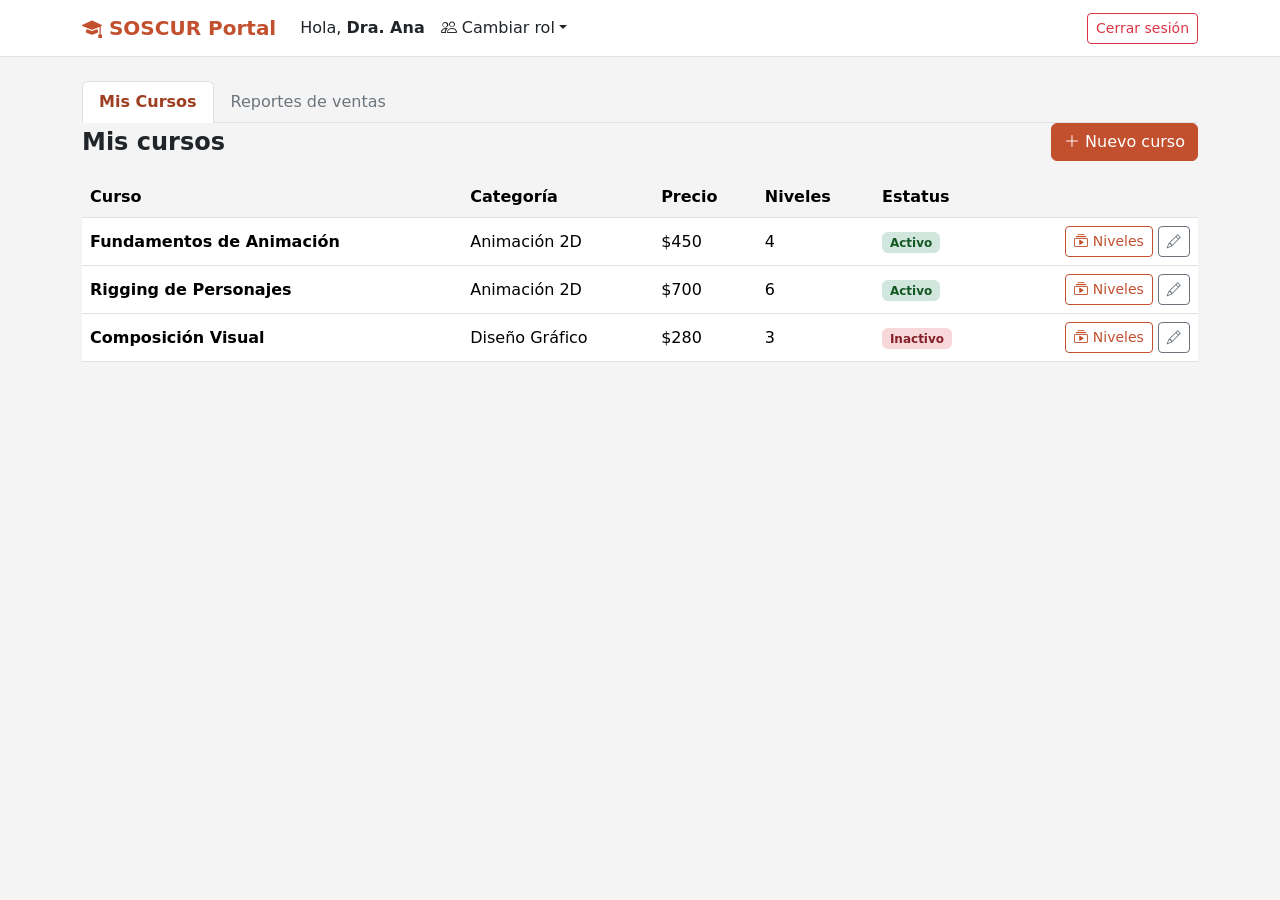
<file: docs/prototipos/dashboard/instructor.html>
<!DOCTYPE html>
<html lang="es">
<head>
  <meta charset="UTF-8">
  <meta name="viewport" content="width=device-width, initial-scale=1.0">
  <title>SOSCUR Portal — Panel Instructor</title>
  <link href="https://cdn.jsdelivr.net/npm/bootstrap@5.3.3/dist/css/bootstrap.min.css" rel="stylesheet">
  <link href="https://cdn.jsdelivr.net/npm/bootstrap-icons@1.11.3/font/bootstrap-icons.min.css" rel="stylesheet">
  <link href="../../../public/css/prototipo.css" rel="stylesheet">
</head>
<body>

  <nav class="navbar navbar-expand-lg navbar-soscur sticky-top">
    <div class="container">
      <a class="navbar-brand" href="../index.html"><i class="bi bi-mortarboard-fill"></i> SOSCUR Portal</a>
      <button class="navbar-toggler" type="button" data-bs-toggle="collapse" data-bs-target="#navIns">
        <span class="navbar-toggler-icon"></span>
      </button>
      <div class="collapse navbar-collapse" id="navIns">
        <ul class="navbar-nav me-auto">
          <li class="nav-item"><span class="nav-link">Hola, <strong>Dra. Ana</strong></span></li>
          <li class="nav-item dropdown">
            <a class="nav-link dropdown-toggle" data-bs-toggle="dropdown" href="#"><i class="bi bi-people"></i> Cambiar rol</a>
            <ul class="dropdown-menu">
              <li><a class="dropdown-item" href="estudiante.html"><i class="bi bi-person-video3"></i> Estudiante</a></li>
              <li><a class="dropdown-item active" href="instructor.html"><i class="bi bi-easel"></i> Instructor</a></li>
              <li><a class="dropdown-item" href="admin.html"><i class="bi bi-shield-lock"></i> Administrador</a></li>
            </ul>
          </li>
        </ul>
        <a href="../auth/login.html" class="btn btn-outline-danger btn-sm">Cerrar sesión</a>
      </div>
    </div>
  </nav>

  <main class="container py-4">
    <ul class="nav nav-tabs">
      <li class="nav-item"><button class="nav-link active" data-bs-toggle="tab" data-bs-target="#t-cursos">Mis Cursos</button></li>
      <li class="nav-item"><button class="nav-link" data-bs-toggle="tab" data-bs-target="#t-reportes">Reportes de ventas</button></li>
    </ul>

    <div class="tab-content">
      <div class="tab-pane fade show active" id="t-cursos">
        <div class="d-flex justify-content-between align-items-center mb-3">
          <h4 class="section-title mb-0">Mis cursos</h4>
          <button class="btn btn-primary-soscur" data-bs-toggle="modal" data-bs-target="#modalCurso"><i class="bi bi-plus-lg"></i> Nuevo curso</button>
        </div>
        <div class="table-responsive">
          <table class="table align-middle">
            <thead>
              <tr><th>Curso</th><th>Categoría</th><th>Precio</th><th>Niveles</th><th>Estatus</th><th></th></tr>
            </thead>
            <tbody>
              <tr>
                <td><strong>Fundamentos de Animación</strong></td>
                <td>Animación 2D</td>
                <td>$450</td>
                <td>4</td>
                <td><span class="badge st-activo">Activo</span></td>
                <td class="text-end">
                  <button class="btn btn-sm btn-outline-primary" data-bs-toggle="modal" data-bs-target="#modalNiveles"><i class="bi bi-collection-play"></i> Niveles</button>
                  <button class="btn btn-sm btn-outline-secondary" data-bs-toggle="modal" data-bs-target="#modalCurso"><i class="bi bi-pencil"></i></button>
                </td>
              </tr>
              <tr>
                <td><strong>Rigging de Personajes</strong></td>
                <td>Animación 2D</td>
                <td>$700</td>
                <td>6</td>
                <td><span class="badge st-activo">Activo</span></td>
                <td class="text-end">
                  <button class="btn btn-sm btn-outline-primary" data-bs-toggle="modal" data-bs-target="#modalNiveles"><i class="bi bi-collection-play"></i> Niveles</button>
                  <button class="btn btn-sm btn-outline-secondary" data-bs-toggle="modal" data-bs-target="#modalCurso"><i class="bi bi-pencil"></i></button>
                </td>
              </tr>
              <tr>
                <td><strong>Composición Visual</strong></td>
                <td>Diseño Gráfico</td>
                <td>$280</td>
                <td>3</td>
                <td><span class="badge st-inactivo">Inactivo</span></td>
                <td class="text-end">
                  <button class="btn btn-sm btn-outline-primary" data-bs-toggle="modal" data-bs-target="#modalNiveles"><i class="bi bi-collection-play"></i> Niveles</button>
                  <button class="btn btn-sm btn-outline-secondary" data-bs-toggle="modal" data-bs-target="#modalCurso"><i class="bi bi-pencil"></i></button>
                </td>
              </tr>
            </tbody>
          </table>
        </div>
      </div>

      <div class="tab-pane fade" id="t-reportes">
        <h4 class="section-title mb-3">Ventas por curso</h4>
        <div class="row g-3 mb-4">
          <div class="col-md-4">
            <div class="card border stat-card"><div class="card-body">
              <div class="text-muted small">Fundamentos de Animación</div>
              <h4>$54,000</h4><small class="text-muted">120 ventas</small>
            </div></div>
          </div>
          <div class="col-md-4">
            <div class="card border stat-card"><div class="card-body">
              <div class="text-muted small">Rigging de Personajes</div>
              <h4>$44,800</h4><small class="text-muted">64 ventas</small>
            </div></div>
          </div>
          <div class="col-md-4">
            <div class="card border stat-card"><div class="card-body">
              <div class="text-muted small">Composición Visual</div>
              <h4>$21,840</h4><small class="text-muted">78 ventas</small>
            </div></div>
          </div>
        </div>

        <h5 class="fw-bold mb-3">Desglose por alumno</h5>
        <div class="table-responsive">
          <table class="table align-middle">
            <thead>
              <tr><th>Alumno</th><th>Curso</th><th>Fecha</th><th>Monto</th><th>Pago</th></tr>
            </thead>
            <tbody>
              <tr><td>Ismael Cruz V.</td><td>Modelado Low Poly</td><td>02/09/2026</td><td>$600</td><td><span class="badge st-pagado">Pagado</span></td></tr>
              <tr><td>María López</td><td>Fundamentos de Animación</td><td>28/08/2026</td><td>$450</td><td><span class="badge st-pagado">Pagado</span></td></tr>
              <tr><td>Pedro Ramírez</td><td>Rigging de Personajes</td><td>15/09/2026</td><td>$700</td><td><span class="badge st-inactivo">Pendiente</span></td></tr>
            </tbody>
          </table>
        </div>
      </div>
    </div>
  </main>

  <div class="modal fade" id="modalCurso">
    <div class="modal-dialog"><div class="modal-content">
      <div class="modal-header"><h5 class="modal-title">Nuevo / Editar curso</h5>
        <button class="btn-close" data-bs-dismiss="modal"></button></div>
      <div class="modal-body">
        <form>
          <div class="mb-3"><label class="form-label">Título</label><input class="form-control" placeholder="Nombre del curso"></div>
          <div class="mb-3"><label class="form-label">Descripción</label><textarea class="form-control" rows="3"></textarea></div>
          <div class="row">
            <div class="col-6 mb-3"><label class="form-label">Categoría</label>
              <select class="form-select"><option>Animación 2D</option><option>Modelado 3D</option></select></div>
            <div class="col-6 mb-3"><label class="form-label">Precio ($)</label><input type="number" class="form-control" value="450"></div>
          </div>
          <div class="form-check mb-2"><input class="form-check-input" type="radio" name="precio" checked>
            <label class="form-check-label">Precio completo del curso</label></div>
          <div class="form-check"><input class="form-check-input" type="radio" name="precio">
            <label class="form-check-label">Precio por nivel</label></div>
        </form>
      </div>
      <div class="modal-footer"><button class="btn btn-outline-secondary" data-bs-dismiss="modal">Cancelar</button>
        <button class="btn btn-primary-soscur">Guardar</button></div>
    </div></div>
  </div>

  <div class="modal fade" id="modalNiveles">
    <div class="modal-dialog"><div class="modal-content">
      <div class="modal-header"><h5 class="modal-title">Gestionar niveles — Fundamentos de Animación</h5>
        <button class="btn-close" data-bs-dismiss="modal"></button></div>
      <div class="modal-body">
        <div class="mb-3 d-flex align-items-center justify-content-between border rounded p-2">
          <div><strong>Nivel 1</strong> · Introducción<br><small class="text-muted">video.mp4 · pdf_material</small></div>
          <i class="bi bi-pencil text-muted"></i></div>
        <div class="mb-3 d-flex align-items-center justify-content-between border rounded p-2">
          <div><strong>Nivel 2</strong> · Principios<br><small class="text-muted">video.mp4 · enlace</small></div>
          <i class="bi bi-pencil text-muted"></i></div>
        <div class="mb-4 text-muted small">Cada nivel requiere video (obligatorio) y material PDF / enlace.</div>
        <hr>
        <label class="form-label fw-semibold">Agregar nivel</label>
        <input class="form-control mb-2" placeholder="Título del nivel">
        <input type="file" class="form-control mb-2" accept="video/*"><small class="text-muted d-block mb-2">Video obligatorio</small>
        <input class="form-control mb-2" placeholder="URL material o PDF (opcional)">
        <button class="btn btn-primary-soscur w-100"><i class="bi bi-plus-lg"></i> Agregar nivel</button>
      </div>
    </div></div>
  </div>

  <script src="https://cdn.jsdelivr.net/npm/bootstrap@5.3.3/dist/js/bootstrap.bundle.min.js"></script>
</body>
</html>
</file>
<file: public/css/prototipo.css>
:root {
  --primary: #C2502E;
  --primary-dark: #9E3E20;
  --bg: #F4F4F4;
  --surface: #FFFFFF;
  --text: #212529;
  --muted: #6C757D;
  --border: #DEE2E6;
  --danger: #DC3545;
  --success: #198754;
}

body {
  background: var(--bg);
  color: var(--text);
  font-family: system-ui, -apple-system, "Segoe UI", sans-serif;
}

.navbar-soscur {
  background: var(--surface);
  border-bottom: 1px solid var(--border);
}

.navbar-soscur .navbar-brand {
  color: var(--primary);
  font-weight: 700;
}

.navbar-soscur .nav-link,
.navbar-soscur .nav-link.active,
.navbar-soscur .nav-link:hover {
  color: var(--text);
}

.btn-primary-soscur {
  background: var(--primary);
  border-color: var(--primary);
  color: #fff;
}

.btn-primary-soscur:hover {
  background: var(--primary-dark);
  border-color: var(--primary-dark);
  color: #fff;
}

.btn-outline-primary {
  color: var(--primary);
  border-color: var(--primary);
}

.btn-outline-primary:hover {
  background: var(--primary);
  border-color: var(--primary);
  color: #fff;
}

.hero {
  background: var(--primary);
  color: #fff;
  border-radius: .5rem;
}

.section-title {
  font-weight: 600;
}

.category-sidebar {
  background: var(--surface);
  border: 1px solid var(--border);
  border-radius: .5rem;
}

.category-sidebar .list-group-item {
  border: 0;
  background: transparent;
  color: var(--text);
}

.category-sidebar .list-group-item:hover {
  background: var(--bg);
  color: var(--primary);
}

.category-sidebar .list-group-item.active {
  background: var(--primary);
  border-color: var(--primary);
  color: #fff;
}

.course-description {
  display: -webkit-box;
  -webkit-line-clamp: 2;
  -webkit-box-orient: vertical;
  overflow: hidden;
}

.course-cover {
  height: 140px;
  border-radius: .5rem .5rem 0 0;
  display: flex;
  align-items: center;
  justify-content: center;
  color: #fff;
  font-weight: 600;
  font-size: 1.1rem;
}

.cover-1 { background: #C2502E; }
.cover-2 { background: #2F7D4F; }
.cover-3 { background: #B07D2B; }
.cover-4 { background: #9C4F3A; }
.cover-5 { background: #8B5E3C; }
.cover-6 { background: #6E3B4A; }

.card {
  border-radius: .5rem;
}

.rating {
  color: #B8860B;
}

.st-activo, .st-completado, .st-pagado { background: #D1E7DD; color: #155724; }
.st-inactivo { background: #F8D7DA; color: #842029; }
.st-bloqueado { background: #E2E3E5; color: #41464B; }
.st-curso { background: #CFE2FF; color: #084298; }

.role-campus { background: #E2D9F3; color: #48106B; }
.role-instructor { background: #CDE8D5; color: #155724; }
.role-admin { background: #F4D0E3; color: #720C3C; }

.auth-box {
  max-width: 460px;
  margin: 4rem auto;
}

.progress {
  height: .6rem;
}

.nav-tabs .nav-link {
  color: var(--muted);
}

.nav-tabs .nav-link.active {
  color: var(--primary-dark);
  font-weight: 600;
}

.table thead th {
  background: var(--bg);
  border-bottom: 1px solid var(--border);
}

.video-frame {
  aspect-ratio: 16 / 9;
  background: #212529;
  border-radius: .5rem;
  display: flex;
  align-items: center;
  justify-content: center;
  color: #fff;
  font-size: 3rem;
}

.stat-card {
  border-left: 4px solid var(--primary);
}

@media (max-width: 992px) {
  .category-sidebar { display: none; }
}
</file>
